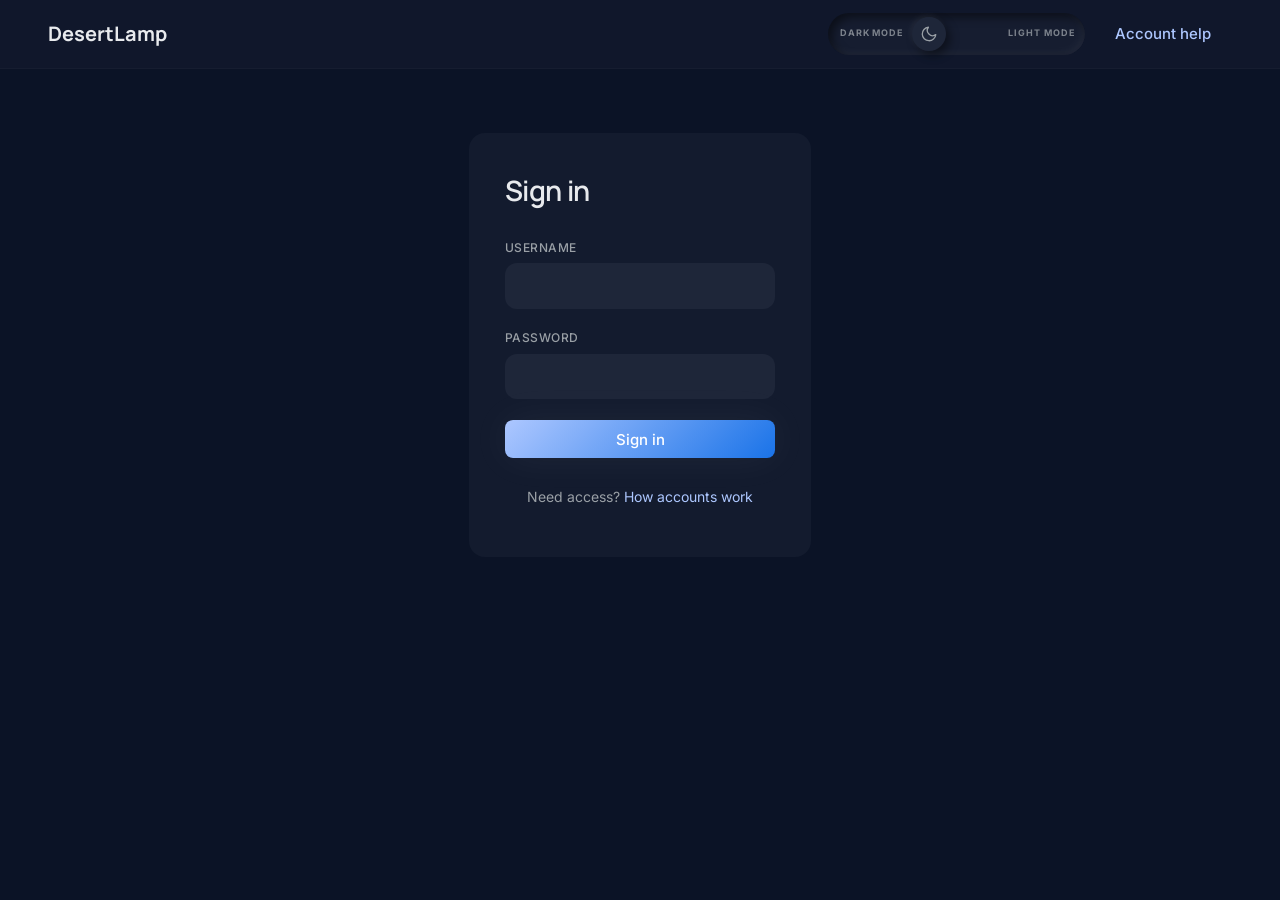
<file: index.html>
<!DOCTYPE html>
<html lang="en">
  <head>
    <meta charset="UTF-8" />
    <script>
      (function () {
        try {
          if (localStorage.getItem("opskb_theme") === "light") {
            document.documentElement.setAttribute("data-theme", "light");
          }
        } catch (e) {}
      })();
    </script>
    <meta name="viewport" content="width=device-width, initial-scale=1.0" />
    <title>Desert Lamp</title>
    <link rel="preconnect" href="https://fonts.googleapis.com" />
    <link rel="preconnect" href="https://fonts.gstatic.com" crossorigin />
    <link
      href="https://fonts.googleapis.com/css2?family=Inter:wght@400;500;600&family=Manrope:wght@600;700&family=Noto+Sans+Arabic:wght@400;500;600;700&display=swap"
      rel="stylesheet"
    />
    <link rel="stylesheet" href="css/tokens.css" />
    <link rel="stylesheet" href="css/base.css" />
    <link rel="stylesheet" href="css/components.css" />
  </head>
  <body>
    <div class="app-shell">
      <header class="app-nav">
        <a class="app-nav__brand" href="index.html">Desert Lamp</a>
        <div class="app-nav__end">
          <nav class="app-nav__actions" aria-label="Account">
            <a
              id="nav-edit-current"
              class="btn btn--tertiary hidden"
              href="editor.html"
              >Edit page</a
            >
            <div class="app-nav__search">
              <div class="search-field-wrap search-field-wrap--nav">
                <label class="sr-only" for="global-search">Search articles</label>
                <input
                  id="global-search"
                  class="search-field search-field--nav"
                  type="search"
                  placeholder="Search"
                  autocomplete="off"
                />
                <span class="search-field__icon-trail" aria-hidden="true">
                  <svg
                    xmlns="http://www.w3.org/2000/svg"
                    viewBox="0 0 24 24"
                    width="22"
                    height="22"
                    fill="none"
                    stroke="currentColor"
                    stroke-width="2"
                    stroke-linecap="round"
                    stroke-linejoin="round"
                  >
                    <circle cx="11" cy="11" r="7" />
                    <path d="M21 21l-4.35-4.35" />
                  </svg>
                </span>
                <div
                  id="search-suggest"
                  class="search-suggest search-suggest--hidden"
                  role="listbox"
                  aria-live="polite"
                ></div>
              </div>
            </div>
            <a
              id="nav-pending-reviews"
              class="btn btn--tertiary hidden"
              href="pending.html"
              >Pending reviews</a
            >
            <a
              id="nav-new-article"
              class="btn btn--tertiary hidden"
              href="editor.html"
              >New article</a
            >
            <span id="nav-user-email" class="text-muted"></span>
            <button
              type="button"
              id="theme-toggle"
              class="theme-switch"
              role="switch"
              aria-checked="false"
              aria-label="Switch to light mode"
              title="Use light theme"
            >
              <span class="theme-switch__track">
                <span class="theme-switch__label theme-switch__label--dark"
                  >Dark mode</span
                >
                <span class="theme-switch__lane">
                  <span class="theme-switch__thumb">
                    <svg
                      class="theme-switch__icon theme-switch__icon--sun"
                      xmlns="http://www.w3.org/2000/svg"
                      viewBox="0 0 24 24"
                      width="18"
                      height="18"
                      aria-hidden="true"
                      focusable="false"
                      fill="none"
                      stroke="currentColor"
                      stroke-width="1.75"
                      stroke-linecap="round"
                    >
                      <circle cx="12" cy="12" r="4" />
                      <path
                        d="M12 2v2M12 20v2M4.93 4.93l1.41 1.41M17.66 17.66l1.41 1.41M2 12h2M20 12h2M4.93 19.07l1.41-1.41M17.66 6.34l1.41-1.41"
                      />
                    </svg>
                    <svg
                      class="theme-switch__icon theme-switch__icon--moon"
                      xmlns="http://www.w3.org/2000/svg"
                      viewBox="0 0 24 24"
                      width="18"
                      height="18"
                      aria-hidden="true"
                      focusable="false"
                      fill="none"
                      stroke="currentColor"
                      stroke-width="1.75"
                      stroke-linecap="round"
                      stroke-linejoin="round"
                    >
                      <path
                        d="M21 12.79A9 9 0 1 1 11.21 3 7 7 0 0 0 21 12.79z"
                      />
                    </svg>
                  </span>
                </span>
                <span class="theme-switch__label theme-switch__label--light"
                  >Light mode</span
                >
              </span>
            </button>
            <button type="button" class="btn btn--secondary" data-action="logout">
              Sign out
            </button>
          </nav>
        </div>
      </header>

      <div
        id="home-flash"
        class="home-flash hidden"
        role="status"
        aria-live="polite"
      ></div>

      <div class="app-layout">
        <aside class="app-sidebar">
          <div class="card card--elevated app-sidebar__trending">
            <div class="card__header">
              <h2 class="card__title">Top clicked</h2>
            </div>
            <div id="trending-list-root" class="trending-list-root"></div>
          </div>
        </aside>

        <main class="app-content">
          <div id="article-empty" class="content-empty">
            <h1 class="hero__title">Select an article or search for One</h1>
            <p class="hero__subtitle">
              Use the search bar above or a link under Top clicked to load an
              article here.
            </p>
          </div>
          <div id="article-error" class="form-error hidden" role="alert"></div>
          <article id="article-panel" class="card content-article hidden">
            <header class="content-article__header">
              <h1
                id="article-title"
                class="content-article__title"
                lang="en"
              ></h1>
              <p
                id="article-byline"
                class="content-article__byline text-muted hidden"
              ></p>
            </header>
            <div
              id="article-content"
              class="article-prose article-prose--english"
              lang="en"
            ></div>
            <section
              id="article-ar-section"
              class="article-ar-section hidden"
              lang="ar"
              dir="rtl"
              aria-label="Arabic"
            >
              <h2 class="article-ar-section__label">العربية</h2>
              <p
                id="article-title-ar"
                class="content-article__title-ar hidden"
                lang="ar"
                dir="rtl"
              ></p>
              <div
                id="article-content-ar"
                class="article-prose article-prose--arabic"
              ></div>
            </section>
          </article>
        </main>
      </div>
    </div>

    <script type="module" src="js/home.js"></script>
  </body>
</html>
</file>
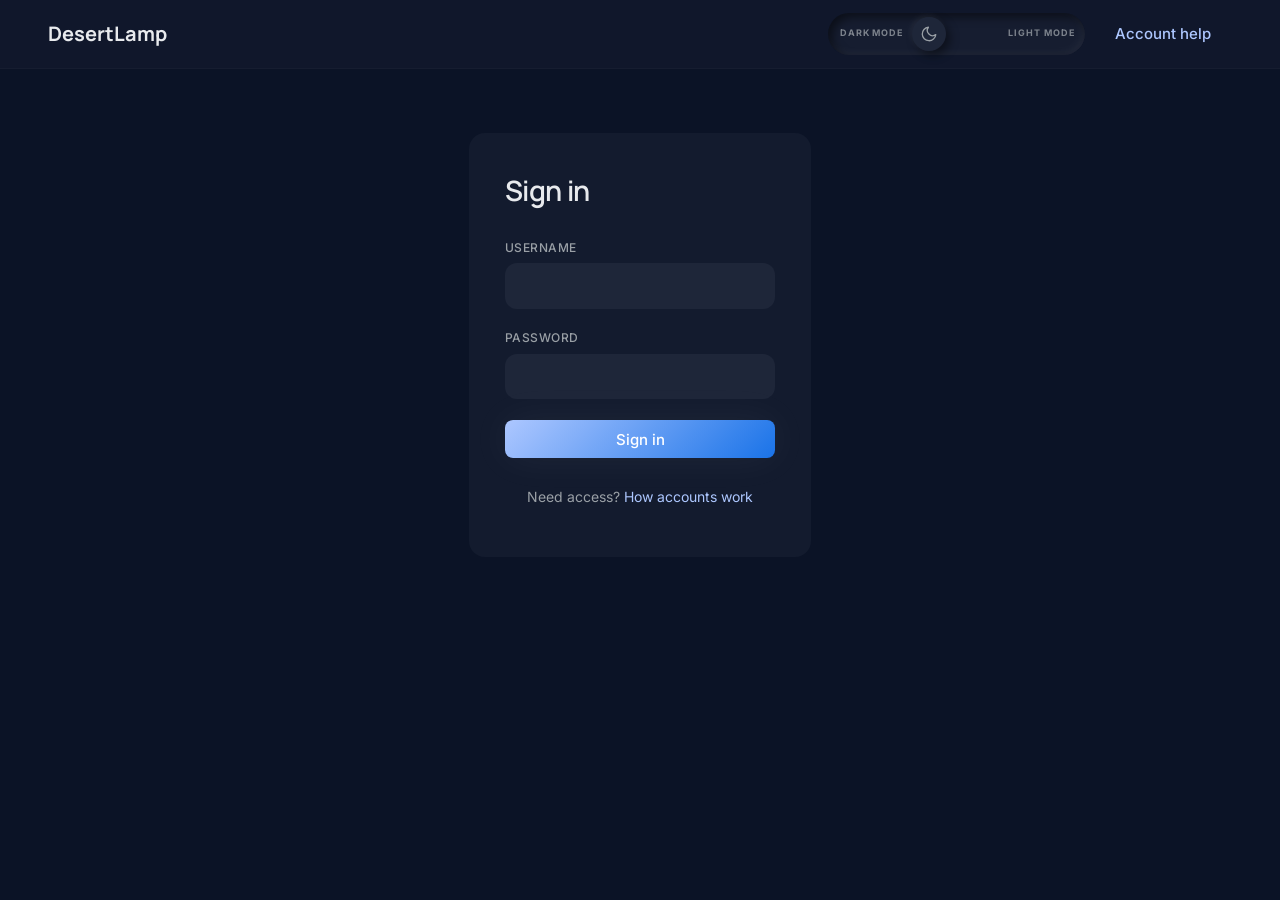
<file: article.html>
<!DOCTYPE html>
<html lang="en">
  <head>
    <meta charset="UTF-8" />
    <meta name="viewport" content="width=device-width, initial-scale=1.0" />
    <title>Redirecting… Desert Lamp</title>
    <script type="module">
      import { page } from "./js/config.js";
      const id = new URLSearchParams(window.location.search).get("id");
      const dest = id
        ? `${page("index.html")}?id=${encodeURIComponent(id)}`
        : page("index.html");
      window.location.replace(dest);
    </script>
  </head>
  <body>
    <p style="font-family: system-ui; padding: 1rem">Redirecting…</p>
  </body>
</html>
</file>
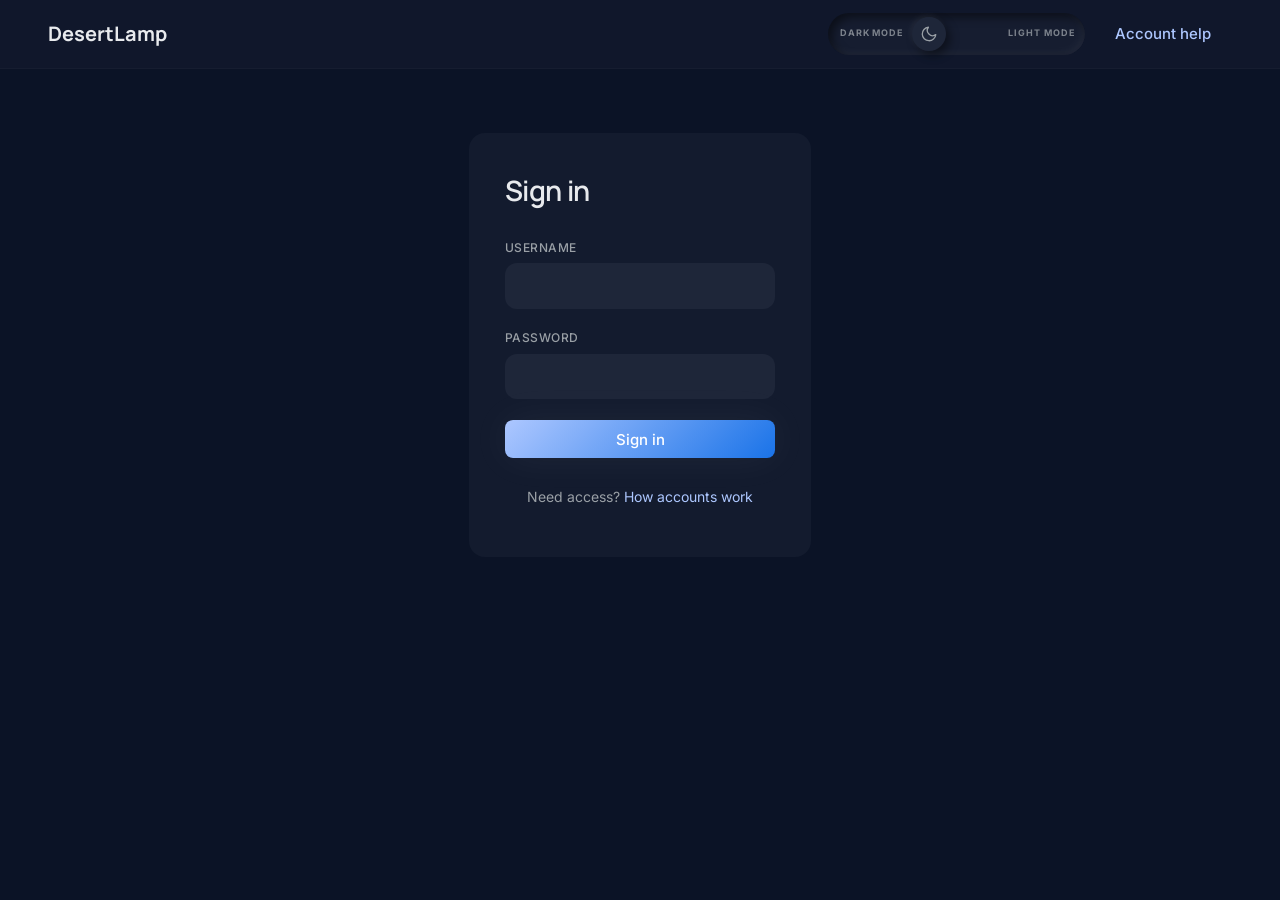
<file: editor.html>
<!DOCTYPE html>
<html lang="en">
  <head>
    <meta charset="UTF-8" />
    <script>
      (function () {
        try {
          if (localStorage.getItem("opskb_theme") === "light") {
            document.documentElement.setAttribute("data-theme", "light");
          }
        } catch (e) {}
      })();
    </script>
    <meta name="viewport" content="width=device-width, initial-scale=1.0" />
    <title>Editor — OpsKB</title>
    <link rel="preconnect" href="https://fonts.googleapis.com" />
    <link rel="preconnect" href="https://fonts.gstatic.com" crossorigin />
    <link
      href="https://fonts.googleapis.com/css2?family=Inter:wght@400;500;600&family=Manrope:wght@600;700&family=Noto+Sans+Arabic:wght@400;500;600;700&display=swap"
      rel="stylesheet"
    />
    <link href="https://cdn.quilljs.com/1.3.6/quill.snow.css" rel="stylesheet" />
    <link rel="stylesheet" href="css/tokens.css" />
    <link rel="stylesheet" href="css/base.css" />
    <link rel="stylesheet" href="css/components.css" />
  </head>
  <body>
    <div class="app-shell">
      <header class="app-nav">
        <a class="app-nav__brand" href="index.html">OpsKB</a>
        <nav class="app-nav__actions">
          <a class="btn btn--tertiary" href="index.html">Home</a>
          <button
            type="button"
            id="theme-toggle"
            class="theme-switch"
            role="switch"
            aria-checked="false"
            aria-label="Switch to light mode"
            title="Use light theme"
          >
            <span class="theme-switch__track">
              <span class="theme-switch__label theme-switch__label--dark"
                >Dark mode</span
              >
              <span class="theme-switch__lane">
                <span class="theme-switch__thumb">
                  <svg
                    class="theme-switch__icon theme-switch__icon--sun"
                    xmlns="http://www.w3.org/2000/svg"
                    viewBox="0 0 24 24"
                    width="18"
                    height="18"
                    aria-hidden="true"
                    focusable="false"
                    fill="none"
                    stroke="currentColor"
                    stroke-width="1.75"
                    stroke-linecap="round"
                  >
                    <circle cx="12" cy="12" r="4" />
                    <path
                      d="M12 2v2M12 20v2M4.93 4.93l1.41 1.41M17.66 17.66l1.41 1.41M2 12h2M20 12h2M4.93 19.07l1.41-1.41M17.66 6.34l1.41-1.41"
                    />
                  </svg>
                  <svg
                    class="theme-switch__icon theme-switch__icon--moon"
                    xmlns="http://www.w3.org/2000/svg"
                    viewBox="0 0 24 24"
                    width="18"
                    height="18"
                    aria-hidden="true"
                    focusable="false"
                    fill="none"
                    stroke="currentColor"
                    stroke-width="1.75"
                    stroke-linecap="round"
                    stroke-linejoin="round"
                  >
                    <path
                      d="M21 12.79A9 9 0 1 1 11.21 3 7 7 0 0 0 21 12.79z"
                    />
                  </svg>
                </span>
              </span>
              <span class="theme-switch__label theme-switch__label--light"
                >Light mode</span
              >
            </span>
          </button>
          <button type="button" class="btn btn--secondary" data-action="logout">Sign out</button>
        </nav>
      </header>

      <main class="app-main app-main--editor-bilingual">
        <section class="hero">
          <h1 class="hero__title">Publish Article</h1>
          <p class="hero__subtitle">Hello operation team manager!</p>
          <p
            id="editor-article-byline"
            class="content-article__byline text-muted hidden"
          ></p>
        </section>

        <div id="editor-status" class="form-error hidden" role="status"></div>

        <section class="editor-locale-block" lang="en">
          <h2 class="editor-locale-label">English</h2>
          <label class="sr-only" for="article-title-input">Article title (English)</label>
          <input
            id="article-title-input"
            class="editor-title-input"
            type="text"
            placeholder="Title (e.g. Refund customer)"
            lang="en"
          />
          <div class="editor-wrap">
            <div id="editor"></div>
          </div>
        </section>

        <section class="editor-locale-block editor-locale-block--arabic" lang="ar" dir="rtl">
          <p class="editor-arabic-tip" role="note">
            <span class="editor-arabic-tip__title">Tip</span>
            <span class="editor-arabic-tip__text" dir="ltr" lang="en">
              Press <kbd class="kbd">Ctrl</kbd><span class="kbd-plus">+</span><kbd class="kbd">Shift</kbd> to switch keyboard layout while you type — that fixes mixed Arabic and English input.
            </span>
            <span class="editor-arabic-tip__text editor-arabic-tip__text--ar" lang="ar">
              اضغط <kbd class="kbd" dir="ltr">Ctrl</kbd><span class="kbd-plus">+</span><kbd class="kbd" dir="ltr">Shift</kbd> لتبديل لغة لوحة المفاتيح وكتابة النص بشكل صحيح.
            </span>
          </p>
          <h2 class="editor-locale-label editor-locale-label--ar">العربية</h2>
          <label class="sr-only" for="article-title-ar-input">عنوان المقالة</label>
          <input
            id="article-title-ar-input"
            class="editor-title-input editor-title-input--rtl"
            type="text"
            placeholder="العنوان بالعربية (اختياري)"
            lang="ar"
            dir="rtl"
          />
          <div class="editor-wrap editor-wrap--rtl">
            <div id="editor-ar"></div>
          </div>
        </section>

        <button id="publish-btn" type="button" class="btn btn--primary">Publish</button>
      </main>
    </div>

    <script src="https://cdn.quilljs.com/1.3.6/quill.js" defer></script>
    <script type="module" src="js/editor-quill.js" defer></script>
  </body>
</html>
</file>
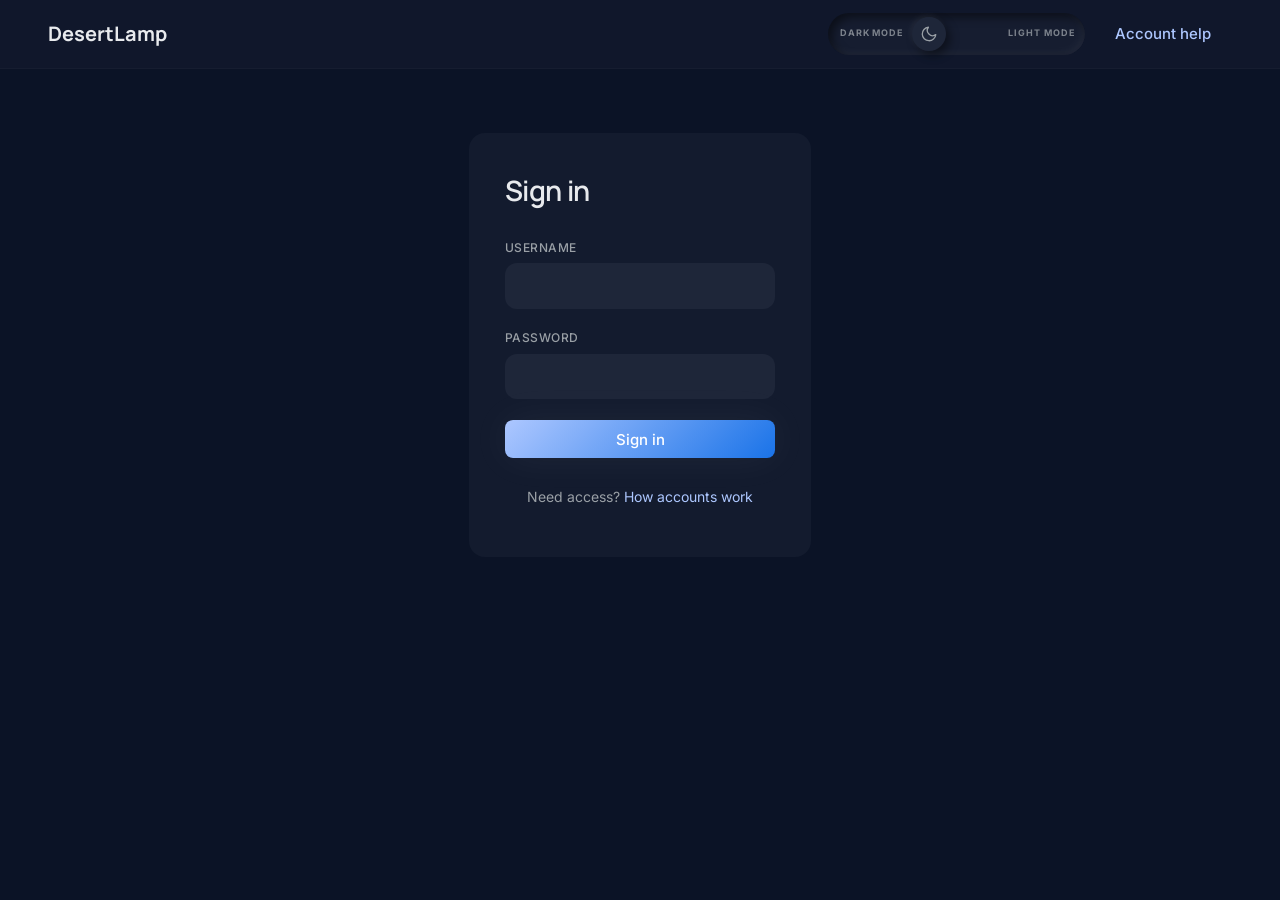
<file: login.html>
<!DOCTYPE html>
<html lang="en">
  <head>
    <meta charset="UTF-8" />
    <script>
      (function () {
        try {
          if (localStorage.getItem("opskb_theme") === "light") {
            document.documentElement.setAttribute("data-theme", "light");
          }
        } catch (e) {}
      })();
    </script>
    <meta name="viewport" content="width=device-width, initial-scale=1.0" />
    <title>Sign in — Desert Lamp</title>
    <link rel="preconnect" href="https://fonts.googleapis.com" />
    <link rel="preconnect" href="https://fonts.gstatic.com" crossorigin />
    <link
      href="https://fonts.googleapis.com/css2?family=Inter:wght@400;500;600&family=Manrope:wght@600;700&display=swap"
      rel="stylesheet"
    />
    <link rel="stylesheet" href="css/tokens.css" />
    <link rel="stylesheet" href="css/base.css" />
    <link rel="stylesheet" href="css/components.css" />
  </head>
  <body>
    <div class="app-shell">
      <header class="app-nav">
        <a class="app-nav__brand" href="index.html">DesertLamp</a>
        <nav class="app-nav__actions">
          <button
            type="button"
            id="theme-toggle"
            class="theme-switch"
            role="switch"
            aria-checked="false"
            aria-label="Switch to light mode"
            title="Use light theme"
          >
            <span class="theme-switch__track">
              <span class="theme-switch__label theme-switch__label--dark"
                >Dark mode</span
              >
              <span class="theme-switch__lane">
                <span class="theme-switch__thumb">
                  <svg
                    class="theme-switch__icon theme-switch__icon--sun"
                    xmlns="http://www.w3.org/2000/svg"
                    viewBox="0 0 24 24"
                    width="18"
                    height="18"
                    aria-hidden="true"
                    focusable="false"
                    fill="none"
                    stroke="currentColor"
                    stroke-width="1.75"
                    stroke-linecap="round"
                  >
                    <circle cx="12" cy="12" r="4" />
                    <path
                      d="M12 2v2M12 20v2M4.93 4.93l1.41 1.41M17.66 17.66l1.41 1.41M2 12h2M20 12h2M4.93 19.07l1.41-1.41M17.66 6.34l1.41-1.41"
                    />
                  </svg>
                  <svg
                    class="theme-switch__icon theme-switch__icon--moon"
                    xmlns="http://www.w3.org/2000/svg"
                    viewBox="0 0 24 24"
                    width="18"
                    height="18"
                    aria-hidden="true"
                    focusable="false"
                    fill="none"
                    stroke="currentColor"
                    stroke-width="1.75"
                    stroke-linecap="round"
                    stroke-linejoin="round"
                  >
                    <path
                      d="M21 12.79A9 9 0 1 1 11.21 3 7 7 0 0 0 21 12.79z"
                    />
                  </svg>
                </span>
              </span>
              <span class="theme-switch__label theme-switch__label--light"
                >Light mode</span
              >
            </span>
          </button>
          <a class="btn btn--tertiary" href="signup.html">Account help</a>
        </nav>
      </header>

      <main class="auth-panel">
        <div class="auth-card">
          <h1 class="auth-card__title">Sign in</h1>
          <div id="login-error" class="form-error hidden" role="alert"></div>
          <form id="login-form" novalidate>
            <div class="form-group">
              <label class="form-label" for="username">Username</label>
              <input
                class="form-input"
                id="username"
                name="username"
                type="text"
                autocomplete="username"
                required
              />
            </div>
            <div class="form-group">
              <label class="form-label" for="password">Password</label>
              <input
                class="form-input"
                id="password"
                name="password"
                type="password"
                autocomplete="current-password"
                required
              />
            </div>
            <button type="submit" class="btn btn--primary" style="width: 100%">Sign in</button>
          </form>
          <p class="auth-footer">
            Need access?
            <a href="signup.html">How accounts work</a>
          </p>
        </div>
      </main>
    </div>

    <script type="module" src="js/login-form.js" defer></script>
  </body>
</html>
</file>
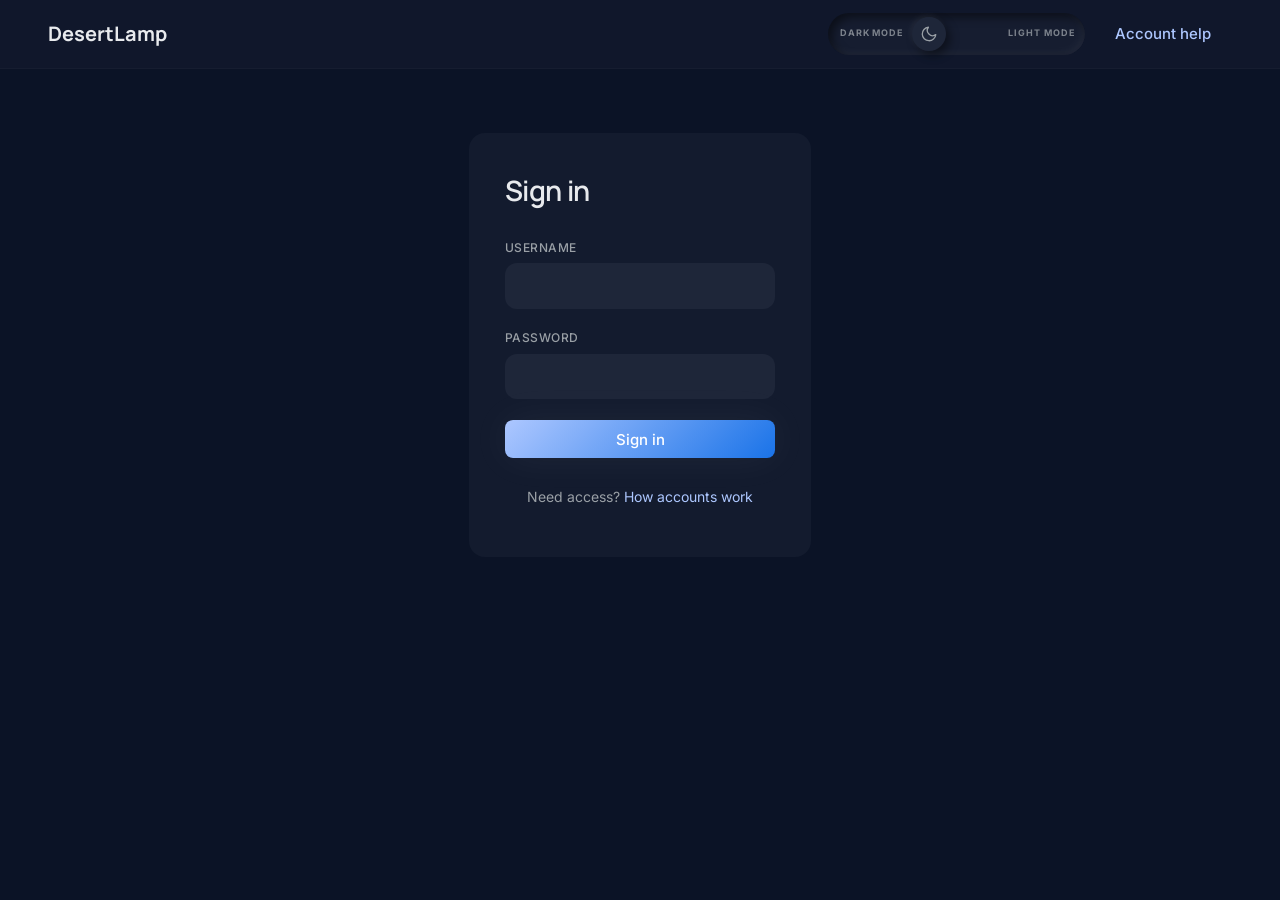
<file: pending.html>
<!DOCTYPE html>
<html lang="en">
  <head>
    <meta charset="UTF-8" />
    <script>
      (function () {
        try {
          if (localStorage.getItem("opskb_theme") === "light") {
            document.documentElement.setAttribute("data-theme", "light");
          }
        } catch (e) {}
      })();
    </script>
    <meta name="viewport" content="width=device-width, initial-scale=1.0" />
    <title>Pending reviews — Desert Lamp</title>
    <link rel="preconnect" href="https://fonts.googleapis.com" />
    <link rel="preconnect" href="https://fonts.gstatic.com" crossorigin />
    <link
      href="https://fonts.googleapis.com/css2?family=Inter:wght@400;500;600&family=Manrope:wght@600;700&family=Noto+Sans+Arabic:wght@400;500;600;700&display=swap"
      rel="stylesheet"
    />
    <link rel="stylesheet" href="css/tokens.css" />
    <link rel="stylesheet" href="css/base.css" />
    <link rel="stylesheet" href="css/components.css" />
  </head>
  <body>
    <div class="app-shell">
      <header class="app-nav">
        <a class="app-nav__brand" href="index.html">Desert Lamp</a>
        <nav class="app-nav__actions">
          <a class="btn btn--tertiary" href="index.html">Home</a>
          <button
            type="button"
            id="theme-toggle"
            class="theme-switch"
            role="switch"
            aria-checked="false"
            aria-label="Switch to light mode"
            title="Use light theme"
          >
            <span class="theme-switch__track">
              <span class="theme-switch__label theme-switch__label--dark"
                >Dark mode</span
              >
              <span class="theme-switch__lane">
                <span class="theme-switch__thumb">
                  <svg
                    class="theme-switch__icon theme-switch__icon--sun"
                    xmlns="http://www.w3.org/2000/svg"
                    viewBox="0 0 24 24"
                    width="18"
                    height="18"
                    aria-hidden="true"
                    focusable="false"
                    fill="none"
                    stroke="currentColor"
                    stroke-width="1.75"
                    stroke-linecap="round"
                  >
                    <circle cx="12" cy="12" r="4" />
                    <path
                      d="M12 2v2M12 20v2M4.93 4.93l1.41 1.41M17.66 17.66l1.41 1.41M2 12h2M20 12h2M4.93 19.07l1.41-1.41M17.66 6.34l1.41-1.41"
                    />
                  </svg>
                  <svg
                    class="theme-switch__icon theme-switch__icon--moon"
                    xmlns="http://www.w3.org/2000/svg"
                    viewBox="0 0 24 24"
                    width="18"
                    height="18"
                    aria-hidden="true"
                    focusable="false"
                    fill="none"
                    stroke="currentColor"
                    stroke-width="1.75"
                    stroke-linecap="round"
                    stroke-linejoin="round"
                  >
                    <path
                      d="M21 12.79A9 9 0 1 1 11.21 3 7 7 0 0 0 21 12.79z"
                    />
                  </svg>
                </span>
              </span>
              <span class="theme-switch__label theme-switch__label--light"
                >Light mode</span
              >
            </span>
          </button>
          <button type="button" class="btn btn--secondary" data-action="logout">
            Sign out
          </button>
        </nav>
      </header>

      <main class="app-main">
        <section class="hero">
          <h1 class="hero__title">Pending submissions</h1>
          <p class="hero__subtitle">
            Approve to publish or decline to send back without publishing.
          </p>
        </section>

        <div id="pending-status" class="form-error hidden" role="status"></div>

        <div id="pending-list-root" class="pending-list-root"></div>
      </main>
    </div>

    <script type="module" src="js/pending.js"></script>
  </body>
</html>
</file>
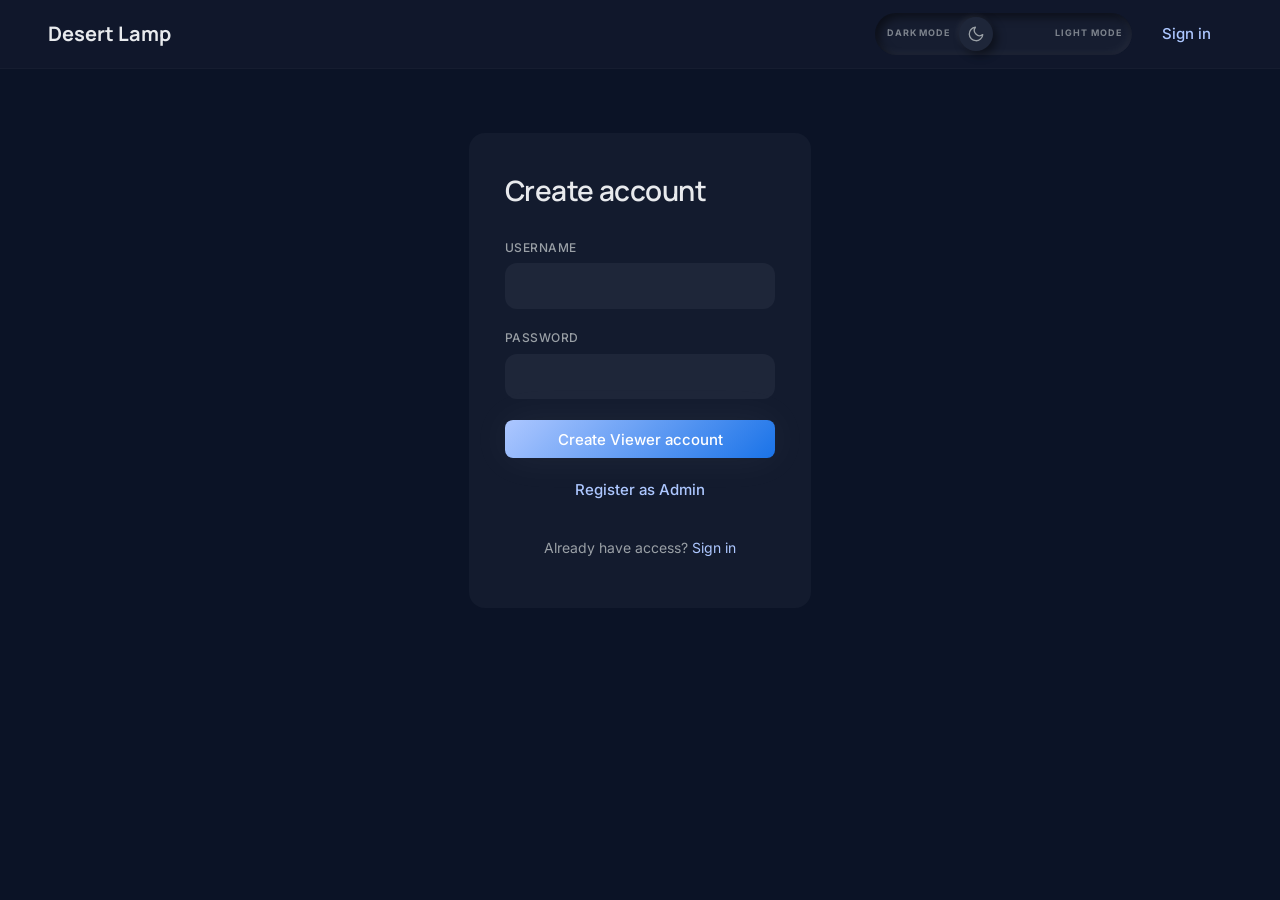
<file: signup.html>
<!DOCTYPE html>
<html lang="en">
  <head>
    <meta charset="UTF-8" />
    <script>
      (function () {
        try {
          if (localStorage.getItem("opskb_theme") === "light") {
            document.documentElement.setAttribute("data-theme", "light");
          }
        } catch (e) {}
      })();
    </script>
    <meta name="viewport" content="width=device-width, initial-scale=1.0" />
    <title>Create account — Desert Lamp</title>
    <link rel="preconnect" href="https://fonts.googleapis.com" />
    <link rel="preconnect" href="https://fonts.gstatic.com" crossorigin />
    <link
      href="https://fonts.googleapis.com/css2?family=Inter:wght@400;500;600&family=Manrope:wght@600;700&display=swap"
      rel="stylesheet"
    />
    <link rel="stylesheet" href="css/tokens.css" />
    <link rel="stylesheet" href="css/base.css" />
    <link rel="stylesheet" href="css/components.css" />
  </head>
  <body>
    <div class="app-shell">
      <header class="app-nav">
        <a class="app-nav__brand" href="index.html">Desert Lamp</a>
        <nav class="app-nav__actions">
          <button
            type="button"
            id="theme-toggle"
            class="theme-switch"
            role="switch"
            aria-checked="false"
            aria-label="Switch to light mode"
            title="Use light theme"
          >
            <span class="theme-switch__track">
              <span class="theme-switch__label theme-switch__label--dark"
                >Dark mode</span
              >
              <span class="theme-switch__lane">
                <span class="theme-switch__thumb">
                  <svg
                    class="theme-switch__icon theme-switch__icon--sun"
                    xmlns="http://www.w3.org/2000/svg"
                    viewBox="0 0 24 24"
                    width="18"
                    height="18"
                    aria-hidden="true"
                    focusable="false"
                    fill="none"
                    stroke="currentColor"
                    stroke-width="1.75"
                    stroke-linecap="round"
                  >
                    <circle cx="12" cy="12" r="4" />
                    <path
                      d="M12 2v2M12 20v2M4.93 4.93l1.41 1.41M17.66 17.66l1.41 1.41M2 12h2M20 12h2M4.93 19.07l1.41-1.41M17.66 6.34l1.41-1.41"
                    />
                  </svg>
                  <svg
                    class="theme-switch__icon theme-switch__icon--moon"
                    xmlns="http://www.w3.org/2000/svg"
                    viewBox="0 0 24 24"
                    width="18"
                    height="18"
                    aria-hidden="true"
                    focusable="false"
                    fill="none"
                    stroke="currentColor"
                    stroke-width="1.75"
                    stroke-linecap="round"
                    stroke-linejoin="round"
                  >
                    <path
                      d="M21 12.79A9 9 0 1 1 11.21 3 7 7 0 0 0 21 12.79z"
                    />
                  </svg>
                </span>
              </span>
              <span class="theme-switch__label theme-switch__label--light"
                >Light mode</span
              >
            </span>
          </button>
          <a class="btn btn--tertiary" href="login.html">Sign in</a>
        </nav>
      </header>

      <main class="auth-panel">
        <div class="auth-card">
          <h1 class="auth-card__title">Create account</h1>
          <div id="signup-error" class="form-error hidden" role="alert"></div>
          <form id="signup-form" novalidate>
            <div class="form-group">
              <label class="form-label" for="username">Username</label>
              <input
                class="form-input"
                id="username"
                name="username"
                type="text"
                minlength="3"
                maxlength="20"
                autocomplete="username"
                required
              />
            </div>
            <div class="form-group">
              <label class="form-label" for="password">Password</label>
              <input
                class="form-input"
                id="password"
                name="password"
                type="password"
                minlength="2"
                maxlength="20"
                autocomplete="new-password"
                required
              />
            </div>
            <button type="submit" class="btn btn--primary" style="width: 100%">
              Create Viewer account
            </button>
            <button
              id="signup-admin-btn"
              type="button"
              class="btn btn--tertiary"
              style="width: 100%; margin-top: 0.75rem"
            >
              Register as Admin
            </button>
          </form>
          <p class="auth-footer">
            Already have access?
            <a href="login.html">Sign in</a>
          </p>
        </div>
      </main>
    </div>

    <script type="module" src="js/signup-form.js" defer></script>
  </body>
</html>
</file>
<file: css/tokens.css>
:root {
  color-scheme: dark;

  --surface: #0b1326;
  --surface_dim: #0a1020;
  --surface_container_lowest: rgba(19, 27, 46, 0.7);
  --surface_container_low: #131b2e;
  --surface_container: #1a2235;
  --surface_container_high: #222a3d;
  --surface_container_highest: #2a3348;
  --surface_bright: rgba(49, 57, 77, 0.8);
  --surface_variant: #1e2639;

  --primary: #adc7ff;
  --primary_container: #1a73e8;
  --on_primary_container: #ffffff;

  --secondary_container: #2d3548;
  --on_secondary_container: #e8eaed;
  --secondary_fixed: #3d4558;
  --primary_fixed: #adc7ff;

  --tertiary: #7dd3c0;
  --tertiary_container: rgba(125, 211, 192, 0.15);
  --on_tertiary_container: #b8ebe0;
  --tertiary_fixed_dim: rgba(125, 211, 192, 0.12);

  --error_container: rgba(207, 102, 121, 0.18);
  --on_error_container: #f2b8be;

  --on_surface: #e8eaed;
  --on_surface_variant: #9aa0a6;
  --outline_variant: rgba(65, 71, 84, 0.15);

  --font-display: "Manrope", system-ui, sans-serif;
  --font-body: "Inter", system-ui, sans-serif;
  --font-arabic: "Noto Sans Arabic", "Segoe UI", system-ui, sans-serif;

  --display-lg: 3.5rem;
  --headline-md: 1.75rem;
  --body-lg: 1rem;
  --label-md: 0.75rem;

  --radius-sm: 0.4rem;
  --radius-md: 0.75rem;
  --radius-default: 0.5rem;
  --radius-lg: 1rem;
  --radius-xl: 1.5rem;

  --spacing-2: 0.4rem;
  --spacing-3: 0.6rem;
  --spacing-4: 0.8rem;
  --spacing-5: 1rem;
  --spacing-6: 1.3rem;
  --spacing-8: 1.75rem;
  --spacing-10: 2.25rem;
  --spacing-12: 3rem;
  --spacing-16: 4rem;

  --shadow-ambient: 0 0 40px rgba(232, 234, 237, 0.06);
  --shadow-focus: 0 0 0 2px var(--primary);
  --backdrop-blur-nav: blur(12px);

  /* Trending list (same as previous hardcoded dark values) */
  --trending_row_hover: rgba(42, 51, 72, 0.55);
  --trending_row_active: rgba(49, 57, 77, 0.65);
  --trending_spinner_track: rgba(232, 234, 237, 0.12);
  --trending_item_border: rgba(232, 234, 237, 0.08);

  /* Neumorphic theme toggle (nav) */
  --theme-switch-track-bg: #161d30;
  --theme-switch-thumb-bg: #1e2639;
  --theme-switch-label: #8b9199;
  --theme-switch-shadow-inset-dark: rgba(0, 0, 0, 0.5);
  --theme-switch-shadow-inset-light: rgba(255, 255, 255, 0.05);
  --theme-switch-thumb-shadow: 4px 4px 10px rgba(0, 0, 0, 0.45),
    -2px -2px 6px rgba(255, 255, 255, 0.06);
}

/*
 * Light theme — default remains dark (:root above). Toggle sets <html data-theme="light">.
 */
[data-theme="light"] {
  color-scheme: light;

  --surface: #f4f6fb;
  --surface_dim: #eef1f8;
  --surface_container_lowest: rgba(255, 255, 255, 0.92);
  --surface_container_low: #ffffff;
  --surface_container: #f0f3f9;
  --surface_container_high: #e8ecf4;
  --surface_container_highest: #dde3ee;
  --surface_bright: rgba(255, 255, 255, 0.98);
  --surface_variant: #e1e6ef;

  --primary: #1557b0;
  --primary_container: #1a73e8;
  --on_primary_container: #ffffff;

  --secondary_container: #dfe3ea;
  --on_secondary_container: #1a1c1e;
  --secondary_fixed: #c5cad6;
  --primary_fixed: #1557b0;

  --tertiary: #0b6e5f;
  --tertiary_container: rgba(11, 110, 95, 0.12);
  --on_tertiary_container: #084a40;
  --tertiary_fixed_dim: rgba(11, 110, 95, 0.08);

  --error_container: rgba(179, 38, 30, 0.1);
  --on_error_container: #8c1d18;

  --on_surface: #1a1c1e;
  --on_surface_variant: #5f6368;
  --outline_variant: rgba(60, 64, 67, 0.14);

  --shadow-ambient: 0 1px 2px rgba(60, 64, 67, 0.08),
    0 2px 12px rgba(60, 64, 67, 0.06);
  --shadow-focus: 0 0 0 2px var(--primary_container);

  --trending_row_hover: rgba(0, 0, 0, 0.05);
  --trending_row_active: rgba(0, 0, 0, 0.08);
  --trending_spinner_track: rgba(60, 64, 67, 0.18);
  --trending_item_border: rgba(60, 64, 67, 0.1);

  --theme-switch-track-bg: #e4e9f2;
  --theme-switch-thumb-bg: #f4f6fb;
  --theme-switch-label: #80868b;
  --theme-switch-shadow-inset-dark: rgba(163, 177, 198, 0.55);
  --theme-switch-shadow-inset-light: rgba(255, 255, 255, 0.95);
  --theme-switch-thumb-shadow: 4px 4px 10px rgba(163, 177, 198, 0.55),
    -3px -3px 8px rgba(255, 255, 255, 0.9);
}
</file>
<file: css/base.css>
*,
*::before,
*::after {
  box-sizing: border-box;
}

html {
  font-size: 100%;
  -webkit-font-smoothing: antialiased;
}

body {
  margin: 0;
  min-height: 100vh;
  font-family: var(--font-body);
  font-size: var(--body-lg);
  line-height: 1.5;
  color: var(--on_surface);
  background: var(--surface);
}

h1,
h2,
h3,
.app-title {
  font-family: var(--font-display);
  font-weight: 600;
  letter-spacing: -0.02em;
  margin: 0;
}

a {
  color: var(--primary);
  text-decoration: none;
}

a:hover {
  text-decoration: underline;
}

:focus-visible {
  outline: none;
  box-shadow: var(--shadow-focus);
}

.app-shell {
  min-height: 100vh;
  display: flex;
  flex-direction: column;
  background: var(--surface);
}

.app-main {
  flex: 1;
  padding: var(--spacing-12) var(--spacing-12) var(--spacing-16);
  max-width: 72rem;
  margin: 0 auto;
  width: 100%;
}

@media (max-width: 640px) {
  .app-main {
    padding: var(--spacing-8) var(--spacing-6);
  }
}

.sr-only {
  position: absolute;
  width: 1px;
  height: 1px;
  padding: 0;
  margin: -1px;
  overflow: hidden;
  clip: rect(0, 0, 0, 0);
  white-space: nowrap;
  border: 0;
}
</file>
<file: css/components.css>
/* Top navigation — glass */
.app-nav {
  position: sticky;
  top: 0;
  z-index: 100;
  display: flex;
  grid-template-columns: auto 1fr auto;
  align-items: center;
  justify-content: space-between;
  gap: var(--spacing-4) var(--spacing-6);
  padding: var(--spacing-4) var(--spacing-12);
  background: var(--surface_container_lowest);
  border-bottom: 1px solid var(--outline_variant);
  backdrop-filter: var(--backdrop-blur-nav);
  -webkit-backdrop-filter: var(--backdrop-blur-nav);
}

.app-nav__end {
  display: flex;
  align-items: center;
  gap: var(--spacing-4);
}

.app-nav__search {
  justify-self: center;
  width: 100%;
  max-width: 32rem;
}



.app-nav__brand {
  font-family: var(--font-display);
  font-size: 1.25rem;
  font-weight: 700;
  color: var(--on_surface);
  white-space: nowrap;
}

.app-nav__brand:hover {
  text-decoration: none;
  color: var(--primary);
}

.app-nav__actions {
  display: flex;
  align-items: center;
  gap: var(--spacing-3);
}

/* Neumorphic theme switch (pill track + sliding thumb) */
.theme-switch {
  display: inline-flex;
  align-items: center;
  justify-content: center;
  padding: 0;
  margin: 0;
  border: none;
  font: inherit;
  cursor: pointer;
  background: transparent;
  border-radius: 999px;
  vertical-align: middle;
}

.theme-switch:focus-visible {
  outline: none;
  box-shadow: var(--shadow-focus);
  border-radius: 999px;
}

/* Labels in side columns; thumb slides only inside `.theme-switch__lane` (no text overlap). */
.theme-switch__track {
  position: relative;
  display: grid;
  grid-template-columns: minmax(0, 1fr) auto minmax(0, 1fr);
  align-items: center;
  column-gap: var(--spacing-2);
  min-width: 12rem;
  height: 2.625rem;
  padding: 0.2rem 0.55rem;
  border-radius: 999px;
  background: var(--theme-switch-track-bg);
  box-shadow:
    inset 4px 4px 10px var(--theme-switch-shadow-inset-dark),
    inset -3px -3px 8px var(--theme-switch-shadow-inset-light);
}

.theme-switch__label {
  position: relative;
  z-index: 0;
  min-width: 0;
  font-size: 0.5625rem;
  font-weight: 700;
  line-height: 1.2;
  letter-spacing: 0.1em;
  text-transform: uppercase;
  text-align: center;
  color: var(--theme-switch-label);
  opacity: 0.88;
  pointer-events: none;
  padding: 0 0.1rem;
}

.theme-switch__label--dark {
  justify-self: center;
  max-width: 100%;
}

.theme-switch__label--light {
  justify-self: center;
  max-width: 100%;
}

/* Center lane: thumb moves here only; position follows `html[data-theme]` (set before paint). */
.theme-switch__lane {
  position: relative;
  flex-shrink: 0;
  width: 5.5rem;
  height: 2.125rem;
  align-self: center;
}

.theme-switch__thumb {
  position: absolute;
  top: 0;
  z-index: 2;
  display: flex;
  align-items: center;
  justify-content: center;
  width: 2.125rem;
  height: 2.125rem;
  border-radius: 50%;
  background: var(--theme-switch-thumb-bg);
  box-shadow: var(--theme-switch-thumb-shadow);
  color: var(--on_surface_variant);
  transition: left 0.28s cubic-bezier(0.4, 0, 0.2, 1);
}

/* Dark: moon on the left by “Dark mode”; Light: sun on the right by “Light mode”. */
html:not([data-theme="light"]) .theme-switch__thumb {
  left: 0;
}

html[data-theme="light"] .theme-switch__thumb {
  left: calc(100% - 2.125rem);
}

.theme-switch__icon {
  display: block;
  flex-shrink: 0;
}

.theme-switch__icon--sun,
.theme-switch__icon--moon {
  display: none;
}

html:not([data-theme="light"]) .theme-switch__icon--moon {
  display: block;
}

html[data-theme="light"] .theme-switch__icon--sun {
  display: block;
}

@media (prefers-reduced-motion: reduce) {
  .theme-switch__thumb {
    transition: none;
  }
}

/* Buttons */
.btn {
  display: inline-flex;
  align-items: center;
  justify-content: center;
  gap: var(--spacing-2);
  padding: var(--spacing-3) var(--spacing-6);
  font-family: var(--font-body);
  font-size: 0.9375rem;
  font-weight: 500;
  border: none;
  border-radius: var(--radius-default);
  cursor: pointer;
  transition: background 0.15s ease, transform 0.1s ease;
}

.btn:disabled {
  opacity: 0.5;
  cursor: not-allowed;
}

.btn--primary {
  color: var(--on_primary_container);
  background: linear-gradient(135deg, var(--primary) 0%, var(--primary_container) 100%);
  box-shadow: var(--shadow-ambient);
}

.btn--primary:hover:not(:disabled) {
  filter: brightness(1.05);
}

.btn--secondary {
  color: var(--on_secondary_container);
  background: var(--secondary_container);
}

.btn--secondary:hover:not(:disabled) {
  background: var(--surface_container_highest);
}

.btn--tertiary {
  color: var(--primary);
  background: transparent;
}

.btn--tertiary:hover:not(:disabled) {
  background: var(--surface_variant);
}

/* Cards — tonal layering, no dividers */
.card {
  background: var(--surface_container_low);
  border-radius: var(--radius-lg);
  padding: var(--spacing-8);
}

.card--elevated {
  background: var(--surface_container_high);
}

.card__header {
  margin-bottom: var(--spacing-8);
  padding-bottom: var(--spacing-4);
  background: linear-gradient(
    to bottom,
    var(--surface_container) 0%,
    transparent 100%
  );
  border-radius: var(--radius-md);
  padding: var(--spacing-4);
  margin-left: calc(-1 * var(--spacing-4));
  margin-right: calc(-1 * var(--spacing-4));
  margin-top: calc(-1 * var(--spacing-4));
}

.card__title {
  font-family: var(--font-display);
  font-size: var(--headline-md);
  color: var(--on_surface);
}

/* Global search */
.search-field-wrap {
  position: relative;
  width: 100%;
  max-width: 42rem;
}

.search-field {
  width: 100%;
  padding: var(--spacing-6) var(--spacing-6);
  font-family: var(--font-body);
  font-size: 1rem;
  color: var(--on_surface);
  background: var(--surface_container_highest);
  border: none;
  border-radius: var(--radius-xl);
  box-shadow: var(--shadow-ambient);
}

.search-field::placeholder {
  color: var(--on_surface_variant);
}

.search-field:focus {
  outline: none;
  box-shadow: var(--shadow-focus), var(--shadow-ambient);
}

.search-suggest {
  position: absolute;
  left: 0;
  right: 0;
  top: calc(100% + var(--spacing-2));
  z-index: 50;
  max-height: 20rem;
  overflow-y: auto;
  padding: var(--spacing-3);
  background: var(--surface_container_high);
  border-radius: var(--radius-lg);
  box-shadow: var(--shadow-ambient);
}

.search-suggest--hidden {
  display: none;
}

/* Result rows — gap + hover, no 1px lines */
.search-results {
  display: flex;
  flex-direction: column;
  gap: var(--spacing-2);
  list-style: none;
  margin: 0;
  padding: 0;
}

/* Form inputs (auth) */
.form-group {
  margin-bottom: var(--spacing-6);
}

.form-label {
  display: block;
  font-size: var(--label-md);
  font-weight: 500;
  color: var(--on_surface_variant);
  margin-bottom: var(--spacing-2);
  text-transform: uppercase;
  letter-spacing: 0.04em;
}

.form-input {
  width: 100%;
  padding: var(--spacing-4) var(--spacing-4);
  font-family: var(--font-body);
  font-size: 1rem;
  color: var(--on_surface);
  background: var(--surface_variant);
  border: none;
  border-radius: var(--radius-md);
}

.form-input:focus {
  outline: none;
  box-shadow: var(--shadow-focus);
}

.form-error {
  margin-top: var(--spacing-3);
  padding: var(--spacing-4);
  font-size: 0.875rem;
  color: var(--on_error_container);
  background: var(--error_container);
  border-radius: var(--radius-lg);
}

/* Hero / landing blocks */
.hero {
  margin-bottom: var(--spacing-8);
}

.hero__title {
  font-size: clamp(2rem, 5vw, var(--display-lg));
  line-height: 1.15;
  color: var(--on_surface);
  margin-bottom: var(--spacing-4);
}

.hero__subtitle {
  color: var(--on_surface_variant);
  max-width: 36rem;
  line-height: 1.6;
}

/* Trending list (sidebar “Top clicked”) */
@keyframes trending-spinner {
  to {
    transform: rotate(360deg);
  }
}

.trending-loading {
  display: flex;
  align-items: center;
  justify-content: center;
  gap: var(--spacing-4);
  min-height: 4.5rem;
  padding: var(--spacing-4) var(--spacing-2);
}

.trending-loading__spinner {
  flex-shrink: 0;
  width: 1.35rem;
  height: 1.35rem;
  border: 2px solid var(--trending_spinner_track);
  border-top-color: var(--primary);
  border-radius: 50%;
  animation: trending-spinner 0.65s linear infinite;
}

.trending-loading__label {
  font-size: 0.8125rem;
  color: var(--on_surface_variant);
}

.trending-list-root {
  margin-top: calc(-1 * var(--spacing-2));
}

.trending-list {
  display: flex;
  flex-direction: column;
  gap: 0;
  list-style: none;
  margin: 0;
  padding: 0;
}

.trending-list__item:not(:last-child) {
  border-bottom: 1px solid var(--trending_item_border);
}

.trending-list__item:last-child {
  border-bottom: none;
}

/* One logical unit per row: tight inner stack, looser separation between rows */
.trending-list__btn {
  display: block;
  width: 100%;
  margin: 0;
  padding: var(--spacing-3) var(--spacing-3);
  text-align: left;
  font: inherit;
  color: var(--on_surface);
  background: transparent;
  border: none;
  border-radius: var(--radius-md);
  cursor: pointer;
  transition:
    background 0.16s ease,
    box-shadow 0.16s ease;
}

.trending-list__btn:hover {
  background: var(--trending_row_hover);
}

.trending-list__btn:focus-visible {
  outline: none;
  box-shadow: var(--shadow-focus);
}

.trending-list__btn:active {
  background: var(--trending_row_active);
}

/* Text block + chevron: chevron vertically centered to full item height */
.trending-list__row {
  display: flex;
  flex-direction: row;
  align-items: center;
  justify-content: space-between;
  gap: var(--spacing-3);
  width: 100%;
  min-width: 0;
}

.trending-list__stack {
  flex: 1;
  min-width: 0;
  display: flex;
  flex-direction: column;
  align-items: stretch;
  gap: 0.15rem;
}

.trending-list__title-en {
  display: block;
  font-family: var(--font-display);
  font-weight: 600;
  font-size: 0.9375rem;
  line-height: 1.3;
  letter-spacing: -0.01em;
  color: var(--on_surface);
}

/* Option A: same scanning line — block aligned to start; RTL text still flows correctly */
.trending-list__title-ar {
  display: block;
  font-family: var(--font-display);
  font-weight: 600;
  font-size: 0.9375rem;
  line-height: 1.3;
  letter-spacing: -0.01em;
  color: var(--on_surface);
  text-align: right;
  padding-top: 1rem;
}

/*
.trending-list__title-ar {
  display: block;
  width: 100%;
  margin: 0;
  font-family: var(--font-arabic);
  font-size: 0.8125rem;
  font-weight: 500;
  line-height: 1.4;
  color: var(--on_surface_variant);
  text-align: left;
}

*/

.trending-list__meta {
  display: block;
  margin: 0.05rem 0 0;
  line-height: 1.3;
  letter-spacing: 0.02em;
}

.trending-list__meta-author {
  font-size: 0.6875rem;
  font-weight: 500;
  color: var(--on_surface_variant);
  opacity: 0.8;
}

.trending-list__meta-views {
  font-size: 0.625rem;
  font-weight: 400;
  color: var(--on_surface_variant);
  opacity: 0.48;
}

.trending-list__chevron {
  flex-shrink: 0;
  align-self: center;
  font-size: 1.05rem;
  font-weight: 400;
  line-height: 1;
  color: var(--on_surface_variant);
  opacity: 0.38;
  transition:
    opacity 0.16s ease,
    transform 0.16s ease,
    color 0.16s ease;
}

.trending-list__btn:hover .trending-list__chevron {
  opacity: 0.62;
  color: var(--on_surface_variant);
  transform: translateX(2px);
}

/* Article prose */
.article-prose {
  color: var(--on_surface);
  font-size: 0.9375rem;
}

.article-prose--english {
  line-height: 1.65;
}

.article-prose--arabic {
  font-family: var(--font-arabic);
  line-height: 1.9;
  letter-spacing: 0.02em;
  word-spacing: 0.08em;
  font-size: 1rem;
  text-align: right;
}

.article-prose h1,
.article-prose h2,
.article-prose h3 {
  font-family: var(--font-display);
  margin-top: var(--spacing-4);
  margin-bottom: var(--spacing-4);
}

.article-prose--arabic h1,
.article-prose--arabic h2,
.article-prose--arabic h3 {
  font-family: var(--font-arabic);
  font-weight: 600;
  line-height: 1.45;
}

.article-prose h1 {
  font-size: var(--headline-md);
}

.article-prose p {
  margin: 0 0 var(--spacing-2);
}

/* Quill empty line: tightest spacing when a lone <br> remains (CSS fallback). */
.article-prose p:has(> br:only-child) {
  margin-block: 0;
  margin-bottom: 0.15em;
  line-height: 1.15;
  min-height: 0;
}

.article-prose--arabic p {
  margin-bottom: var(--spacing-6);
}

.article-prose--arabic p:has(> br:only-child) {
  margin-bottom: 0.2em;
}

.article-prose ul,
.article-prose ol {
  margin: 0 0 var(--spacing-6);
}

.article-prose--english ul,
.article-prose--english ol {
  padding-left: var(--spacing-8);
  padding-right: 0;
}

.article-prose--arabic ul,
.article-prose--arabic ol {
  padding-right: var(--spacing-8);
  padding-left: 0;
  list-style-position: outside;
}

.article-ar-section {
  margin-top: var(--spacing-10);
  padding-top: var(--spacing-8);
  border-top: 1px solid var(--outline_variant);
}

.article-ar-section__label {
  font-family: var(--font-arabic);
  font-size: 0.8125rem;
  font-weight: 600;
  color: var(--on_surface_variant);
  margin: 0 0 var(--spacing-4);
  letter-spacing: 0.04em;
}

/* Editor page */
.editor-title-input {
  width: 100%;
  margin-bottom: var(--spacing-8);
  padding: var(--spacing-4) var(--spacing-4);
  font-family: var(--font-display);
  font-size: var(--headline-md);
  color: var(--on_surface);
  background: var(--surface_variant);
  border: none;
  border-radius: var(--radius-md);
}

.editor-title-input:focus {
  outline: none;
  box-shadow: var(--shadow-focus);
}

.editor-title-input--rtl {
  font-family: var(--font-arabic);
  text-align: right;
  line-height: 1.5;
}

.app-main--editor-bilingual {
  max-width: min(90rem, 100%);
  padding-left: var(--spacing-8);
  padding-right: var(--spacing-8);
}

.app-main--editor-bilingual .hero {
  margin-bottom: var(--spacing-6);
}

.app-main--editor-bilingual .editor-wrap {
  padding: var(--spacing-3);
}

.app-main--editor-bilingual .ql-container.ql-snow {
  min-height: 22rem;
}

.app-main--editor-bilingual .ql-editor {
  min-height: 36rem;
}

.editor-locale-block {
  margin-bottom: var(--spacing-10);
}

.editor-locale-block--arabic {
  padding-top: var(--spacing-8);
  border-top: 1px solid var(--outline_variant);
}

.editor-arabic-tip {
  margin: 0 0 var(--spacing-6);
  padding: var(--spacing-4) var(--spacing-5);
  background: var(--tertiary_container);
  border-radius: var(--radius-md);
  border-inline-start: 3px solid var(--tertiary);
}

.editor-arabic-tip__title {
  display: block;
  font-family: var(--font-display);
  font-size: 0.6875rem;
  font-weight: 600;
  text-transform: uppercase;
  letter-spacing: 0.08em;
  color: var(--on_tertiary_container);
  margin-bottom: var(--spacing-3);
}

.editor-arabic-tip__text {
  display: block;
  font-family: var(--font-body);
  font-size: 0.875rem;
  line-height: 1.55;
  color: var(--on_surface);
  margin-top: var(--spacing-2);
}

.editor-arabic-tip__text--ar {
  font-family: var(--font-arabic);
  line-height: 1.75;
}

.editor-arabic-tip .kbd {
  display: inline-block;
  padding: 0.1em 0.45em;
  font-family: var(--font-body);
  font-size: 0.8125em;
  font-weight: 600;
  color: var(--on_surface);
  background: var(--surface_container_high);
  border: 1px solid var(--outline_variant);
  border-radius: var(--radius-sm);
  box-shadow: 0 1px 0 var(--surface_dim);
}

.editor-arabic-tip .kbd-plus {
  margin: 0 0.15em;
  font-weight: 600;
  color: var(--on_surface_variant);
}

img{
  max-width: 100%;
  height: auto;
}

.editor-locale-label {
  font-family: var(--font-display);
  font-size: 0.8125rem;
  font-weight: 600;
  text-transform: uppercase;
  letter-spacing: 0.06em;
  color: var(--on_surface_variant);
  margin: 0 0 var(--spacing-4);
}

.editor-locale-label--ar {
  font-family: var(--font-arabic);
  text-transform: none;
  letter-spacing: 0.04em;
  font-size: 1rem;
  color: var(--on_surface);
}

.editor-wrap {
  background: var(--surface_container_low);
  border-radius: var(--radius-lg);
  padding: var(--spacing-4);
  margin-bottom: var(--spacing-8);
}

/* Quill overrides — fit design system */
.ql-toolbar.ql-snow,
.ql-container.ql-snow {
  border: none !important;
  font-family: var(--font-body);
}

.ql-toolbar.ql-snow {
  background: var(--surface_container);
  border-radius: var(--radius-md) var(--radius-md) 0 0;
}

.ql-container.ql-snow {
  background: var(--surface_container_high);
  border-radius: 0 0 var(--radius-md) var(--radius-md);
  min-height: 280px;
}

.ql-editor {
  min-height: 460px;
  font-size: var(--body-lg);
  line-height: 1.6;
  color: var(--on_surface);
}

.editor-wrap--rtl .ql-toolbar.ql-snow {
  direction: rtl;
}

.editor-wrap--rtl .ql-editor {
  direction: rtl;
  text-align: right;
  font-family: var(--font-arabic);
  line-height: 1.85;
  font-size: 1rem;
}

/* Fix Quill list styling for Arabic/RTL */
.editor-wrap--rtl .ql-editor li {
  padding-left: 0 !important;
  padding-right: 1.5em !important; 
}

.editor-wrap--rtl .ql-editor li::before {
  margin-left: 0 !important;
  margin-right: -1.5em !important;
  /*text-align: left !important; Still not sure If I want to add it or not*/ 
}

.editor-wrap--rtl .ql-editor li.ql-indent-1 { padding-right: 3em !important; }
.editor-wrap--rtl .ql-editor li.ql-indent-2 { padding-right: 4.5em !important; }
.editor-wrap--rtl .ql-editor li.ql-indent-3 { padding-right: 6em !important; }


/* Auth layout */
.auth-panel {
  max-width: 24rem;
  margin: 0 auto;
  padding: var(--spacing-16) var(--spacing-6);
}

.auth-card {
  background: var(--surface_container_low);
  border-radius: var(--radius-lg);
  padding: var(--spacing-10);
}

.auth-card__title {
  font-family: var(--font-display);
  font-size: var(--headline-md);
  margin-bottom: var(--spacing-8);
}

.auth-footer {
  margin-top: var(--spacing-8);
  text-align: center;
  font-size: 0.875rem;
  color: var(--on_surface_variant);
}

/* Pro tip callout */
.callout-tip {
  margin-top: var(--spacing-8);
  padding: var(--spacing-6);
  background: var(--tertiary_container);
  color: var(--on_tertiary_container);
  border-radius: var(--radius-lg);
  font-size: 0.875rem;
}

/* Utility */
.mt-8 {
  margin-top: var(--spacing-8);
}
.mt-10 {
  margin-top: var(--spacing-10);
}

.hidden {
  display: none !important;
}

.text-muted {
  color: var(--on_surface_variant);
  font-size: var(--label-md);
}

/* Main workspace: sidebar + content */
.app-layout {
  display: grid;
  grid-template-columns: minmax(16rem, 18rem) minmax(0, 1fr);
  gap: var(--spacing-10);
  padding: var(--spacing-10) var(--spacing-12) var(--spacing-16);
  
  
  max-width: 120rem;
  
  margin: 0 auto;
  width: 100%;
  align-items: start;
}


.app-sidebar {
  display: flex;
  flex-direction: column;
  gap: var(--spacing-8);
}

.app-sidebar .card__header {
  margin-bottom: var(--spacing-4);
}

.app-sidebar__trending {
  flex: 1;
}

.search-field-wrap--nav {
  width: 100%;
  max-width: none;
}

.search-field__icon-trail {
  position: absolute;
  right: var(--spacing-5);
  top: 50%;
  transform: translateY(-50%);
  display: flex;
  align-items: center;
  justify-content: center;
  color: var(--on_surface_variant);
  pointer-events: none;
}

.search-field--nav {
  min-height: 3rem;
  padding: var(--spacing-5) calc(var(--spacing-8) + 1.75rem) var(--spacing-5)
    var(--spacing-6);
  font-size: 1.0625rem;
}

.app-nav__search .search-suggest {
  z-index: 110;
}

.app-content {
  min-height: 50vh;
}

.content-empty {
  background: var(--surface_container_low);
  border-radius: var(--radius-lg);
  padding: var(--spacing-12);
}

.content-article {
  /*padding: var(--spacing-10);*/
  padding-left: var(--spacing-10);
  padding-right: 7rem;
}

.content-article__header {
  margin-bottom: var(--spacing-8);
}

.content-article__title {
  font-family: var(--font-display);
  font-size: var(--headline-md);
  margin-bottom: 0;
  color: var(--on_surface);
}

.content-article__byline {
  margin: var(--spacing-2) 0 0;
  font-size: var(--body-sm, 0.875rem);
}

.content-article__title-ar {
  font-family: var(--font-arabic);
  font-size: clamp(1.2rem, 2.4vw, 1.45rem);
  font-weight: 600;
  line-height: 1.55;
  margin: 0 0 var(--spacing-6);
  color: var(--on_surface);
  text-align: center;
}

.search-results__btn {
  width: 100%;
  text-align: left;
  font: inherit;
  color: var(--on_surface);
  background: transparent;
  border: none;
  cursor: pointer;
  padding: var(--spacing-4);
  border-radius: var(--radius-md);
  transition: background 0.12s ease;
}

.search-results__btn:hover {
  background: var(--surface_variant);
}

.sidebar-muted {
  color: var(--on_surface_variant);
  font-size: 0.875rem;
  line-height: 1.5;
  margin: 0;
}

/* Submission feedback (home) */
.home-flash {
  margin: 0 var(--spacing-12) var(--spacing-4);
  padding: var(--spacing-4) var(--spacing-6);
  border-radius: var(--radius-md);
  background: var(--tertiary_container);
  color: var(--on_tertiary_container);
  font-size: 0.875rem;
}



/* Admin pending queue */
.pending-list-root {
  max-width: 48rem;
}

.pending-list {
  list-style: none;
  margin: 0;
  padding: 0;
  display: flex;
  flex-direction: column;
  gap: var(--spacing-6);
}

.pending-list__item {
  display: flex;
  flex-wrap: wrap;
  align-items: flex-start;
  justify-content: space-between;
  gap: var(--spacing-6);
}

.pending-list__main {
  flex: 1;
  min-width: 12rem;
}

.pending-list__title {
  margin: 0 0 var(--spacing-2);
  font-weight: 600;
  color: var(--on_surface);
}

.pending-list__meta {
  margin: 0;
  font-size: 0.8125rem;
}

.pending-list__actions {
  display: flex;
  flex-wrap: wrap;
  gap: var(--spacing-3);
}

.pending-list__title-ar {
  font-family: var(--font-arabic);
  font-size: 0.9375rem;
  font-weight: 500;
  line-height: 1.55;
  margin: var(--spacing-2) 0 0;
  color: var(--on_surface);
  text-align: right;
}

.search-results__btn--bilingual {
  display: flex;
  flex-direction: column;
  align-items: stretch;
  gap: var(--spacing-2);
}

.search-results__title-en {
  display: block;
  text-align: left;
}

.search-results__title-ar {
  display: block;
  font-family: var(--font-arabic);
  font-size: 0.8125rem;
  font-weight: 500;
  line-height: 1.5;
  color: var(--on_surface_variant);
  text-align: right;
}


/* Override hardcoded inline styles from pasted text */
.ql-editor *,
.article-prose * {
  color: inherit !important;
  background-color: transparent !important; /* Prevents hardcoded white backgrounds from pasting */
}


@media (max-width: 960px) {
  .home-flash {
    margin-left: var(--spacing-6);
    margin-right: var(--spacing-6);
  }
  .app-layout {
    grid-template-columns: 1fr;
    padding: var(--spacing-8) var(--spacing-6) var(--spacing-12);
  }
}


@media (max-width: 820px) {
  .app-nav {
    padding: var(--spacing-4) var(--spacing-6);
    grid-template-columns: 1fr auto;
    row-gap: var(--spacing-4);
  }

  .app-nav__search {
    grid-column: 1 / -1;
    order: 3;
    max-width: none;
  }

  .app-nav__brand {
    order: 1;
  }

  .app-nav__end {
    order: 2;
  }
  
  #nav-user-email {
    display: none;
  }
}

@media (max-width: 720px) {
  .app-nav {
    flex-wrap: wrap;
  }

  .app-nav__end {
    width: 100%;
    justify-content: flex-start;
  }

  .app-nav__search {
    width: 100%;
    min-width: 0;
  }
}

@media (max-width: 640px) {
  .theme-switch__track {
    min-width: 3.5rem;
    padding: 0.2rem;
    grid-template-columns: auto; 
  }

  .theme-switch__label {
    display: none;
  }

  .theme-switch__lane {
    width: 4rem;
  }
}


/* Extra small screens */
@media (max-width: 480px) {
  .app-nav__brand {
    font-size: 1rem;
  }
  
  .btn--tertiary {
    padding: var(--spacing-2) var(--spacing-3);
    font-size: 0.8rem;
  }
}
</file>
